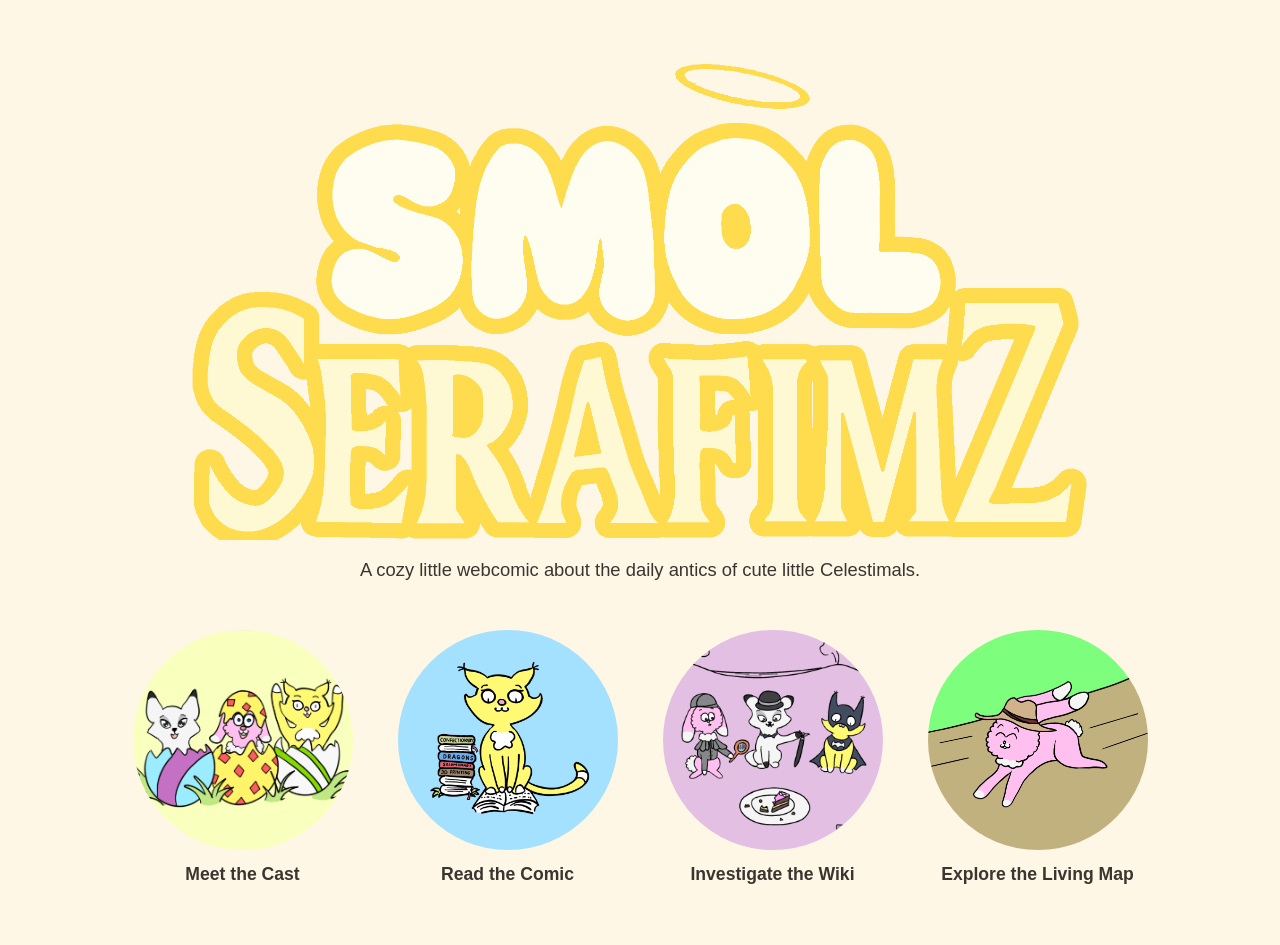
<file: index.html>
<!DOCTYPE html>
<html lang="en">
<head>
    <meta charset="UTF-8">
    <meta name="viewport" content="width=device-width, initial-scale=1.0">
    <meta name="google-site-verification" content="-PoJqxdQ2tP7POyIIVJxYUB0MdLXgz59FNcB9UWa3ks" />

    <title>Smol Serafimz | Official Website</title>

    <meta name="description" content="Welcome to Smol Serafimz! A cozy little webcomic about the daily antics of cute little Celestimals. Meet the cast, read the comic, and explore their world.">
    <meta property="og:title" content="Smol Serafimz | Official Website">
    <meta property="og:description" content="A cozy little webcomic about the daily antics of cute little Celestimals.">
    <meta property="og:type" content="website">
    
    <link rel="stylesheet" href="welcome.css">
    <link rel="icon" type="image/png" href="favicon.png">
</head>

<body>

    <main class="welcome-page">

        <img
            src="assets/logo.webp"
            class="welcome-logo"
            alt="Smol Serafimz"
        >

        <section class="welcome-intro">
            <p>
                A cozy little webcomic about the daily antics of cute little Celestimals.
            </p>
        </section>

        <nav class="welcome-buttons" aria-label="Smol Serafimz navigation">

            <a href="cast.html" class="welcome-button">
                <img src="assets/button_cast.webp" alt="Meet the Cast">
                <span>Meet the Cast</span>
            </a>

            <a href="comic.html" class="welcome-button">
                <img src="assets/button_comic.webp" alt="Read the Comic">
                <span>Read the Comic</span>
            </a>

            <a href="wiki.html" class="welcome-button">
                <img src="assets/button_wiki.webp" alt="Wiki">
                <span>Investigate the Wiki</span>
            </a>

            <a href="comic.html?map" class="welcome-button">
                <img src="assets/button_map.webp" alt="Living World Map">
                <span>Explore the Living Map</span>
            </a>

        </nav>

    </main>

</body>
</html>
</file>
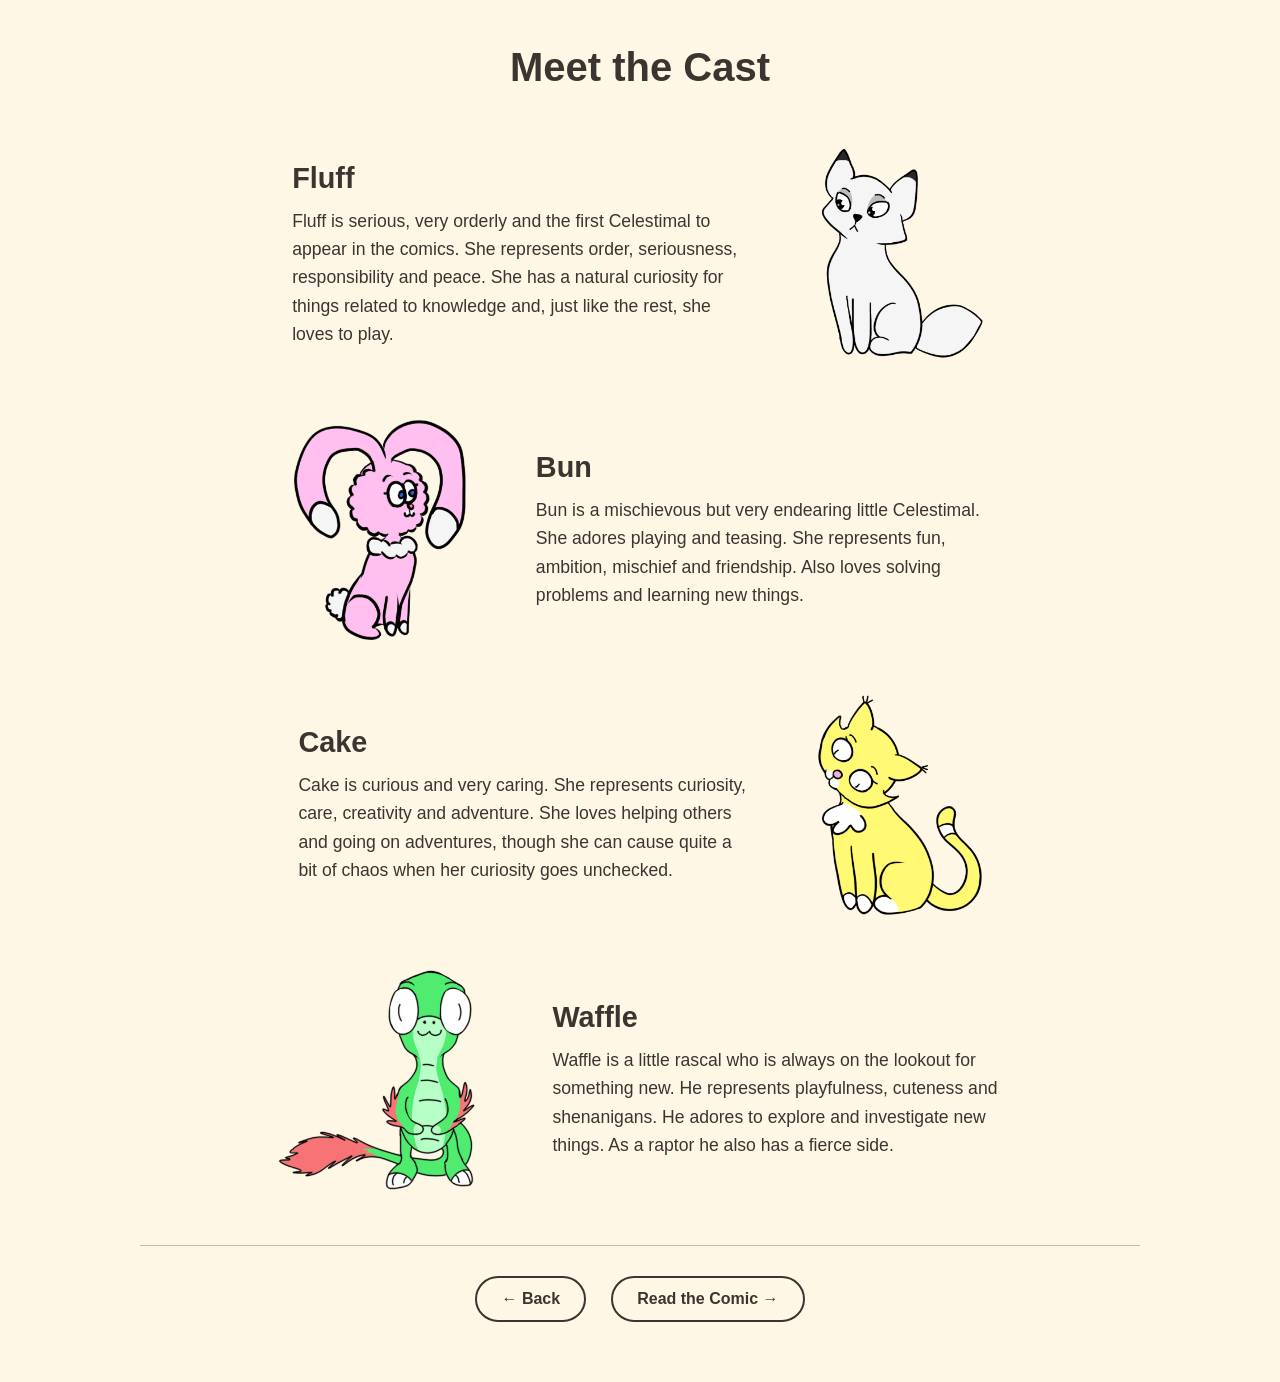
<file: cast.html>
<!DOCTYPE html>
<html lang="en">
<head>
    <meta charset="UTF-8">
    <meta name="viewport" content="width=device-width, initial-scale=1.0">

    <title>Meet the Cast — Smol Serafimz</title>

    <link rel="stylesheet" href="cast.css">
    <link rel="icon" type="image/png" href="favicon.png">
</head>

<body>

    <main class="cast-page">

        <h1>Meet the Cast</h1>

        <section class="character-row">

            <div class="character-text">
                <h2>Fluff</h2>
                <p>
                    Fluff is serious, very orderly and the first Celestimal to appear in the comics. She represents order, seriousness, responsibility and peace. She has a natural curiosity for things related to knowledge and, just like the rest, she loves to play.
                </p>
            </div>

            <img src="assets/meet_fluff.webp" alt="Fluff">
        </section>

        <section class="character-row reverse">
            <img src="assets/meet_bun.webp" alt="Bun">
            <div class="character-text">
                <h2>Bun</h2>
                <p>
                    Bun is a mischievous but very endearing little Celestimal. She adores playing and teasing. She represents fun, ambition, mischief and friendship. Also loves solving problems and learning new things.

                </p>
            </div>

        </section>

        <section class="character-row">

            <div class="character-text">
                <h2>Cake</h2>
                <p>
                    Cake is curious and very caring. She represents curiosity, care, creativity and adventure. She loves helping others and going on adventures, though she can cause quite a bit of chaos when her curiosity goes unchecked.
                </p>
            </div>
            <img src="assets/meet_cake.webp" alt="Cake">
        </section>

        <section class="character-row reverse">
            <img src="assets/meet_waffle.webp" alt="Waffle">
            <div class="character-text">
                <h2>Waffle</h2>
                <p>
                    Waffle is a little rascal who is always on the lookout for something new. He represents playfulness, cuteness and shenanigans. He adores to explore and investigate new things. As a raptor he also has a fierce side.
                </p>
            </div>

        </section>

        <nav class="cast-navigation">
            <a href="index.html" class="cast-button">← Back</a>
            <a href="comic.html" class="cast-button">Read the Comic →</a>
        </nav>

    </main>

</body>
</html>
</file>
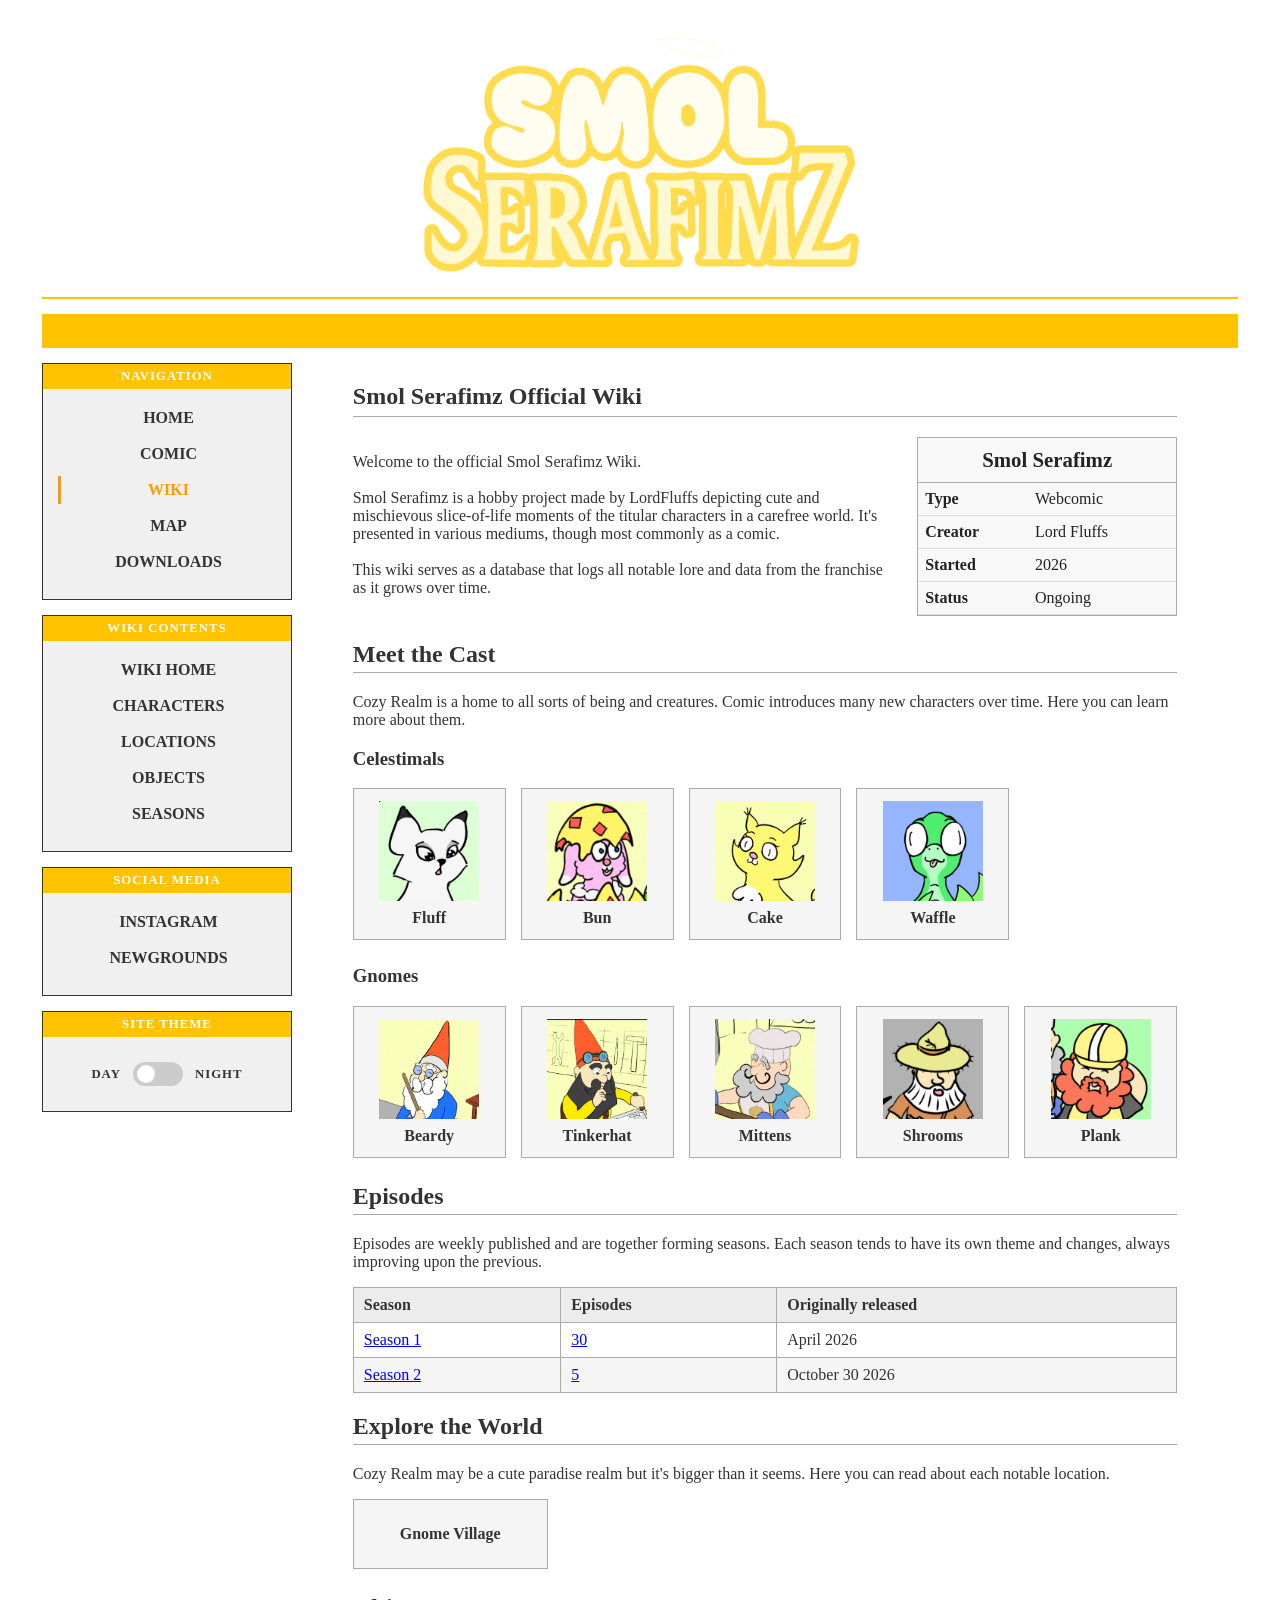
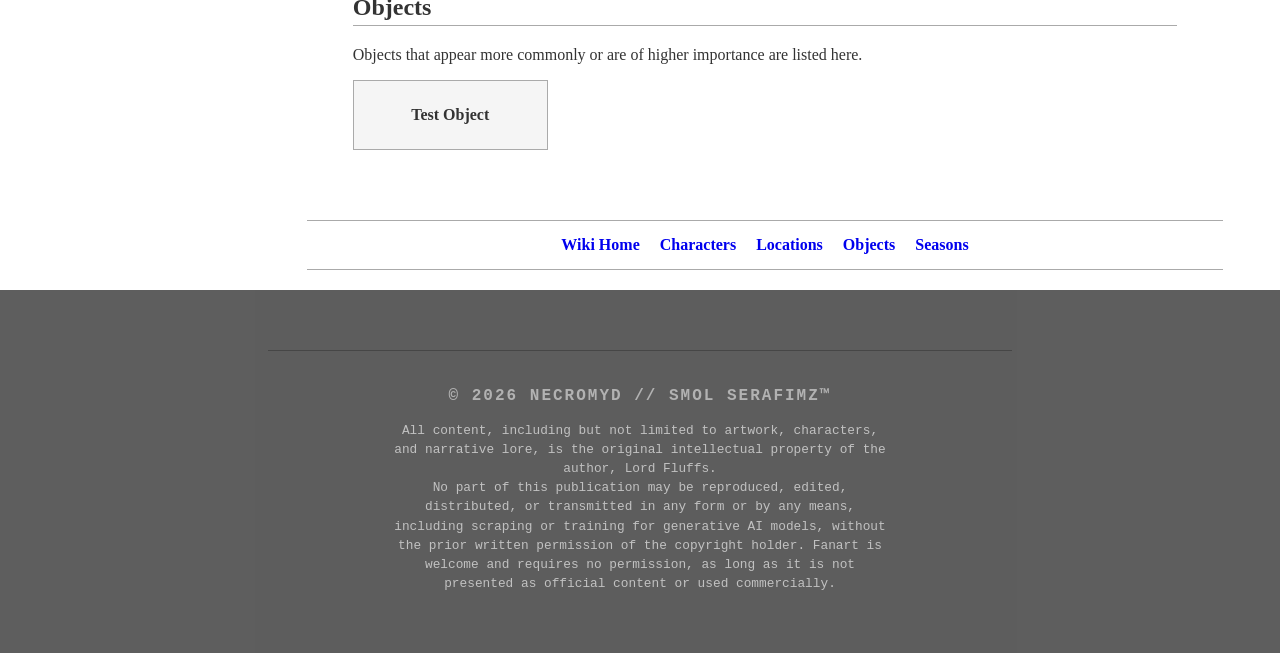
<file: wiki.html>
<!DOCTYPE html>
<html lang="en">
<head>
    <meta name="color-scheme" content="light dark">
    <meta charset="UTF-8">
    <meta name="viewport" content="width=device-width, initial-scale=1.0">
    <meta name="author" content="Lord Fluffs">
    <meta name="description" content="Official home of the Smol Serafimz™ franchise. Created by Lord Fluffs.">
    <meta name="keywords" content="Necromyd, Smol Serafimz, SmolSerafimz, Lord Fluffs, Draco, Digital Art, Indie Animation, Gnomes, Serafimz, Cozy Realm">
    <meta property="og:title" content="Smol Serafimz™ | Official Website">
    <meta property="og:description" content="Official home of Smol Serafimz™. Read the comic strips, explore the Cozy Realm, and stay updated on the latest news from Necromyd Studio. Created by Lord Fluffs.">
    <meta property="og:type" content="website">
    <meta property="og:image" content="https://smolserafimz.github.io/assets/og-banner.webp">
    <title>SmolSerafimz</title>
    <link rel="stylesheet" href="style.css">
	<link rel="stylesheet" href="wiki.css">
    <link rel="icon" type="image/png" href="favicon.png">
</head>
<body>
    <div id="star-container"></div>
    <div class="site-wrapper wiki-layout">
        
        <header class="header-banner">
            <img src="assets/logo.png" alt="SmolSerafimz Logo" class="logo">
        </header>

        <div class="ticker-zone">
            <div class="ticker-text" id="universal-ticker">
                HIJINKS COMING SOON...
            </div>
        </div>

        <aside class="column">
            <div class="box">
                <div class="box-header">NAVIGATION</div>
                <ul class="nav-links">
                    <li><a href="index.html">HOME</a></li>
					<li><a href="comic.html">COMIC</a></li>
                    <li><a href="wiki.html" class="active">WIKI</a></li>
					<li><a href="comic.html?map" id="map-link">MAP</a></li>
					<li><a href="comic.html?downloads" id="downloads-link">DOWNLOADS</a></li>
                </ul>
            </div>

			<div class="box">
			    <div class="box-header">WIKI CONTENTS</div>
			    <ul class="nav-links">
			        <li><a href="wiki.html">WIKI HOME</a></li>
			        <li><a href="wiki.html?type=character">CHARACTERS</a></li>
			        <li><a href="wiki.html?type=location">LOCATIONS</a></li>
			        <li><a href="wiki.html?type=object">OBJECTS</a></li>
			        <li><a href="wiki.html?type=season">SEASONS</a></li>
			    </ul>
			</div>
          
            <div class="box">
                <div class="box-header">SOCIAL MEDIA</div>
                <ul class="nav-links">
                    <li><a href="https://www.instagram.com/lordfluffs" target="_blank" rel="noopener noreferrer">INSTAGRAM</a></li>
                    <li><a href="https://lordfluffs.newgrounds.com/" target="_blank" rel="noopener noreferrer">NEWGROUNDS</a></li>
                </ul>
            </div>
            <div class="box">
                <div class="box-header">SITE THEME</div>
                <div class="theme-controls">
                    <span>Day</span>
                    <label class="switch">
                        <input type="checkbox" id="theme-checkbox">
                        <span class="slider"></span>
                    </label>
                     <span>Night</span>
                </div>
            </div>
        </aside>

<main class="main-content">

    <article id="wiki-article">

        <h1 id="article-title">Smol Serafimz Wiki</h1>

        <div class="article-intro">

            <div id="article-intro-text">
                <p>Welcome to the Smol Serafimz Wiki.</p>
            </div>

            <aside id="article-infobox"></aside>

        </div>

        <div id="article-sections"></div>

    </article>

	<nav class="wiki-bottom-nav" aria-label="Wiki navigation">
   		<a href="wiki.html">Wiki Home</a>
  		<a href="wiki.html?type=character">Characters</a>
  		<a href="wiki.html?type=location">Locations</a>
  		<a href="wiki.html?type=object">Objects</a>
  		<a href="wiki.html?type=season">Seasons</a>
	</nav>
	
</main>


		
    </div>
    <footer style="text-align: center; padding: 40px 20px; opacity: 0.9; font-family: 'Courier New', Courier, monospace; color: #bbb; background: rgba(0,0,0,0.7);">
        <div style="border-top: 1px solid #333; width: 60%; margin: 20px auto; padding-top: 20px;">
        <p style="letter-spacing: 2px; color: #aaa;"><strong>© 2026 NECROMYD // SMOL SERAFIMZ™</strong></p>
        <p style="font-size: 0.8em; max-width: 500px; margin: 10px auto; line-height: 1.5;">
        All content, including but not limited to artwork, characters, and narrative lore, 
        is the original intellectual property of the author, Lord Fluffs. 
        <br>
        No part of this publication may be reproduced, edited, distributed, or transmitted in any form 
        or by any means, including scraping or training for generative AI models, 
        without the prior written permission of the copyright holder.
		Fanart is welcome and requires no permission, as long as
		it is not presented as official content or used commercially.
        </p>
        </div>
    </footer>
	<script src="script.js"></script>
	<script src="wiki.js"></script>
</body>
</html>
</file>
<file: welcome.css>
* {
    box-sizing: border-box;
}

html,
body {
    margin: 0;
    padding: 0;
    min-height: 100%;
}

body {
    background: #FFF7E6;
    color: #3A3530;
    font-family: Arial, Helvetica, sans-serif;
}

.welcome-page {
    min-height: 100vh;

    display: flex;
    flex-direction: column;
    align-items: center;

    padding: 40px 30px 60px;
}

/* Logo */

.welcome-logo {
    width: min(70vw, 900px);
    height: auto;
    display: block;

    margin-top: 20px;
}

/* Introduction */

.welcome-intro {
    width: min(700px, 90%);
    text-align: center;

    margin-top: 15px;
    margin-bottom: 45px;
}

.welcome-intro p {
    margin: 0;

    font-size: 1.15rem;
    line-height: 1.6;
}

/* Navigation buttons */

.welcome-buttons {
    width: min(1100px, 100%);

    display: flex;
    justify-content: center;
    align-items: flex-start;

    gap: 45px;
}

/* Individual button */

.welcome-button {
    width: 220px;

    display: flex;
    flex-direction: column;
    align-items: center;

    color: #3A3530;
    text-decoration: none;

    transition:
        transform 0.2s ease,
        filter 0.2s ease;
}

.welcome-button img {
    width: 220px;
    height: 220px;

    display: block;

    object-fit: cover;

    border-radius: 50%;
}

.welcome-button span {
    margin-top: 14px;

    font-size: 1.1rem;
    font-weight: bold;

    text-align: center;
}

/* Hover */

.welcome-button:hover {
    transform: translateY(-8px);
    filter: brightness(1.04);
}

.welcome-button:hover span {
    text-decoration: underline;
}

/* Mobile */

@media (max-width: 900px) {

    .welcome-page {
        padding: 25px 20px 45px;
    }

    .welcome-logo {
        width: min(85vw, 650px);
    }

    .welcome-intro {
        margin-top: 10px;
        margin-bottom: 35px;
    }

    .welcome-buttons {
        display: grid;
        grid-template-columns: repeat(2, 1fr);
        gap: 35px 25px;
        max-width: 600px;
    }

    .welcome-button {
        width: 100%;
    }

    .welcome-button img {
        width: min(35vw, 180px);
        height: min(35vw, 180px);
    }
}

@media (max-width: 500px) {

    .welcome-page {
        padding: 20px 15px 40px;
    }

    .welcome-logo {
        width: 95vw;
    }

    .welcome-intro {
        width: 95%;
        margin-bottom: 30px;
    }

    .welcome-intro p {
        font-size: 1rem;
        line-height: 1.5;
    }

    .welcome-buttons {
        gap: 30px 15px;
    }

    .welcome-button img {
        width: 140px;
        height: 140px;
    }

    .welcome-button span {
        margin-top: 10px;
        font-size: 0.95rem;
    }
}
</file>
<file: cast.css>
* {
    box-sizing: border-box;
}

html,
body {
    margin: 0;
    padding: 0;
    min-height: 100%;
}

body {
    background: #FFF7E6;
    color: #3A3530;
    font-family: Arial, Helvetica, sans-serif;
}

.cast-page {
    min-height: 100vh;
    width: min(1000px, 92%);

    margin: 0 auto;
    padding: 45px 0 60px;
}

h1 {
    text-align: center;
    margin: 0 0 55px;
    font-size: 2.5rem;
}

.character-row {
    display: flex;
    align-items: center;
    justify-content: center;

    gap: 70px;

    margin-bottom: 55px;
}

.character-row img {
    height: 220px;
    width: auto;

    display: block;
    flex-shrink: 0;
}

.character-text {
    flex: 1;
    max-width: 450px;
}

.character-text h2 {
    margin: 0 0 12px;
    font-size: 1.8rem;
}

.character-text p {
    margin: 0;

    font-size: 1.1rem;
    line-height: 1.6;
}

.cast-navigation {
    display: flex;
    justify-content: center;
    gap: 25px;

    margin-top: 20px;
    padding-top: 30px;

    border-top: 1px solid rgba(58, 53, 48, 0.3);
}

.cast-button {
    display: inline-block;

    padding: 12px 24px;

    border: 2px solid #3A3530;
    border-radius: 30px;

    color: #3A3530;
    text-decoration: none;

    font-weight: bold;

    transition:
        background-color 0.2s ease,
        transform 0.2s ease;
}

.cast-button:hover {
    background-color: #3A3530;
    color: #FFF7E6;

    transform: translateY(-3px);
}

/* Mobile */

@media (max-width: 700px) {

    .cast-page {
        width: 90%;
        padding-top: 30px;
    }

    h1 {
        font-size: 2rem;
        margin-bottom: 40px;
    }

    .character-row,
    .character-row.reverse {
        flex-direction: column;
        gap: 20px;

        text-align: center;

        margin-bottom: 50px;
    }

    .character-row img {
        height: 180px;
        width: auto;
    }
    .character-text {
        max-width: 500px;
    }

    .character-text h2 {
        font-size: 1.6rem;
    }

    .character-text p {
        font-size: 1rem;
    }

    .cast-navigation {
        flex-direction: column;
        align-items: center;
        gap: 15px;
    }

    .cast-button {
        width: 220px;
        text-align: center;
    }
}
</file>
<file: style.css>
* {
    box-sizing: border-box; /* This prevents padding from adding to width */
}

:root {
    --bg-color: #ffffff;
    --text-color: #333333;
    --box-bg: #F0F0F0;
    --accent: #ffc300;
    --header-text: #ffffff;
    --star-visibility: hidden;
}

html, body {
    max-width: 100vw;
    overflow-x: hidden; 
    margin: 0;
    padding: 0;
    position: relative;
}

body {
    background-color: var(--bg-color);
    color: var(--text-color);
    /* Adding a transition ensures a smooth shift, not a jarring flash */
    transition: background-color 0.4s ease; 
}

body.dark-mode {
    --bg-color: #000814;
    --text-color: #e0e0e0;
    --box-bg: #001d3d;
    --accent: #ffc300;
    --header-text: #000000;
    --star-visibility: visible;
}

#star-container {
    position: fixed;
    top: 0;
    left: 0;
    width: 100%;
    height: 100%;
    z-index: -1;
    pointer-events: none;
    /* Remove fixed background here so it doesn't block the body */
    background: transparent; 
    overflow: hidden;
    visibility: var(--star-visibility);
}

.site-wrapper {
    display: grid;
    grid-template-columns: 1fr 4.5fr 1fr; 
    gap: 15px;
    width: 95%;
    max-width: 1400px;
    overflow-x: hidden;
    margin: 0 auto;
    padding: 10px;
    box-sizing: border-box;
}

.site-wrapper.downloads-layout #main-column {
    grid-column: 2 / 4;
}

.site-wrapper.wiki-layout {
    grid-template-columns: 250px 1fr; /* Two columns: Sidebar and expanding Center */
}

.main-content {
    display: flex;
    flex-direction: column;
    gap: 15px;
}

/* Ensure the main content in the wiki spans correctly */
.wiki-layout .main-content {
    grid-column: 2; 
}

.header-banner {
    grid-column: 1 / 4; 
    display: flex;
    justify-content: center;
    padding: 20px 0;
    border-bottom: 2px solid var(--accent);
}

.logo {
    max-width: 450px;
    height: auto;
}

.ticker-zone {
    grid-column: 1 / 4;
    background: var(--accent);
    color: var(--header-text);
    overflow: hidden; /* This acts as the 'window' */
    white-space: nowrap;
    padding: 8px 0;
    display: flex; /* Ensures the child aligns correctly */
}

.ticker-text {
    display: inline-block;
    padding-left: 100%; /* Forces the text to start completely off-screen to the right */
    font-weight: bold;
    text-transform: uppercase;
    animation: marquee 20s linear infinite; /* Adjusted speed for readability */
}

@keyframes marquee {
    0% { transform: translateX(0); }
    100% { transform: translateX(-100%); }
}

.column {
    display: flex;
    flex-direction: column;
    gap: 15px;
}

.box {
    border: 1px solid var(--text-color);
    padding: 15px;
    background: var(--box-bg);
    text-align: center;
    overflow: hidden;
}

.box-header {
    background-color: var(--accent);
    color: var(--header-text);
    margin: -15px -15px 15px -15px; 
    padding: 5px 10px;
    font-weight: bold;
    font-size: 0.8rem;
    letter-spacing: 1px;
}

.latest-update-link {
    text-align: right;
    margin-top: 15px;
}

.latest-update-link a {
    text-decoration: none;
}

.latest-update-link a:hover {
    text-decoration: underline;
}

.featured-content {
    border: 2px solid var(--accent);
    box-shadow: 0 0 15px rgba(255, 195, 0, 0.1);
}

.episode-navigation {
    display: flex;
    flex-wrap: wrap;
    justify-content: space-between;
    align-items: center;
    gap: 10px 20px;

    width: 100%;
    max-width: 800px;

    margin: 20px auto 10px;
}

.episode-navigation-button {
    flex: 1;

    padding: 12px 18px;

    border: 1px solid #888;
    border-radius: 4px;

    background: rgba(255, 255, 255, 0.08);
    color: inherit;

    font-family: inherit;
    font-size: 0.95rem;
    font-weight: bold;

    cursor: pointer;

    transition:
        background 0.2s ease,
        opacity 0.2s ease,
        transform 0.2s ease;
}

.episode-navigation-button:hover:not(:disabled) {
    background: rgba(255, 255, 255, 0.16);
    transform: translateY(-2px);
}

.episode-navigation-button:disabled {
    opacity: 0.35;
    cursor: default;
    transform: none;
}

.episode-navigation-secondary {
    width: 100%;

    display: flex;
    justify-content: center;
    align-items: center;
    gap: 8px;

    margin-top: 2px;
}

.episode-navigation-small-button {
    padding: 6px 12px;

    border: 1px solid #888;
    border-radius: 4px;

    background: rgba(255, 255, 255, 0.05);
    color: inherit;

    font-family: inherit;
    font-size: 0.8rem;

    cursor: pointer;

    transition:
        background 0.2s ease,
        opacity 0.2s ease;
}

.episode-navigation-small-button:hover {
    background: rgba(255, 255, 255, 0.12);
}

#latest-update-content {
    max-height: 180px;
    overflow: hidden;
}

#latest-update-content ul,
.update-archive-item ul {
    display: inline-block;
    text-align: left;
    margin: 1em auto;
    padding-left: 1.5em;
}

#latest-update-toggle {
    margin-top: 10px;
    cursor: pointer;
}

/* --- MAP --- */

#world-map {
    width: 100%;
    height: 700px;
}

/* --- DOWNLOADS --- */

.downloads-box {
    text-align: left;
}

.downloads-navigation {
    display: flex;
    justify-content: center;
    gap: 30px;
    border-bottom: 1px solid var(--accent);
    padding-bottom: 15px;
    margin-bottom: 30px;
}

.downloads-navigation a {
    color: var(--text-color);
    font-weight: bold;
    text-decoration: none;
}

.downloads-navigation a:hover {
    color: var(--accent);
    text-decoration: underline;
}

.downloads-section {
    margin-bottom: 45px;
    scroll-margin-top: 20px;
}

.downloads-section h2 {
    border-bottom: 1px solid var(--accent);
    padding-bottom: 8px;
    margin-bottom: 25px;
}

.download-item {
    display: flex;
    align-items: flex-start;
    gap: 30px;
}

.download-image {
    flex: 0 0 280px;
}

.download-image img {
    display: block;
    width: 100%;
    height: auto;
    border: 1px solid var(--accent);
}

.download-info {
    flex: 1;
    text-align: left;
}

.download-info h3 {
    margin-top: 0;
    margin-bottom: 10px;
    font-size: 1.5rem;
}

.download-info p {
    line-height: 1.6;
    margin-bottom: 20px;
}

.download-button {
    display: inline-block;
    padding: 8px 14px;
    border: 1px solid var(--accent);
    color: var(--text-color);
    text-decoration: none;
    font-weight: bold;
    transition:
        background 0.2s ease,
        color 0.2s ease;
}

.download-button:hover {
    background: var(--accent);
    color: var(--header-text);
}

@media (max-width: 600px) {

    .downloads-navigation {
        flex-wrap: wrap;
        gap: 15px 20px;
    }

    .download-item {
        flex-direction: column;
        gap: 20px;
    }

    .download-image {
        flex: none;
        width: 100%;
        max-width: 350px;
        margin: 0 auto;
    }

    .download-info {
        width: 100%;
    }
}

/* --- SPIN-OFFS --- */

.site-wrapper.spin-offs-layout #main-column {
    grid-column: 2;
}

#spin-offs-box {
    text-align: left;
}

#spin-offs-content {
    width: 100%;
    max-width: 900px;
    margin: 0 auto;
    text-align: left;
}

#spin-offs-content h2 {
    text-align: center;
}

#spin-offs-content img {
    display: block;
    width: 100%;
    max-width: 800px;
    height: auto;
    margin: 20px auto;
    border: 1px solid var(--accent);
}

#spin-offs-content .spinoff-intro-box {
    margin: 20px 0;
    padding: 20px;
    text-align: center;
}

/* Spin-off archive links */

#spin-offs-archive {
    list-style: none;
    margin: 0;
    padding: 0 10px 0 0;
    max-height: 600px;
    overflow-y: auto;
}

#spin-offs-archive::-webkit-scrollbar {
    width: 8px;
}

#spin-offs-archive::-webkit-scrollbar-thumb {
    background: var(--accent);
    border-radius: 4px;
}

#spin-offs-archive::-webkit-scrollbar-track {
    background: rgba(0, 0, 0, 0.1);
}

#spin-offs-archive li {
    margin-bottom: 8px;
}

#spin-offs-archive a {
    display: block;
    padding: 8px;
    border-left: 3px solid transparent;
    color: var(--text-color);
    font-weight: bold;
    text-decoration: none;
    transition: all 0.2s ease;
}

#spin-offs-archive a:hover {
    background: rgba(255, 195, 0, 0.1);
    border-left: 3px solid var(--accent);
    padding-left: 13px;
}

#spin-offs-archive a.active {
    color: #ff9900;
    border-left: 3px solid #ff9900;
}

#spin-offs-archive a:focus-visible {
    outline: 2px solid var(--accent);
    outline-offset: 3px;
}

/* Mobile */

@media (max-width: 800px) {
    .site-wrapper.spin-offs-layout #main-column {
        grid-column: auto;
    }

    #spin-offs-content img {
        max-width: 100%;
    }
}



@media (max-width: 600px) {

    .episode-navigation {
        gap: 10px;
    }

    .episode-navigation-button {
        padding: 10px 8px;
        font-size: 0.85rem;
    }

    .episode-navigation-small-button {
        padding: 5px 9px;
        font-size: 0.75rem;
    }
}

.site-wrapper.about-layout #main-column {
    grid-column: 2 / 4;
}

.about-box {
    text-align: left;
    min-height: 250px;
}

.about-box h2 {
    text-align: center;
}

.about-content {
    max-width: 800px;
    margin: 0 auto;
    line-height: 1.7;
}

.centered-header {
    text-align: center;
    border-bottom: 1px solid var(--accent);
    padding-bottom: 10px;
}

.nav-links {
    list-style: none;
    padding: 0;
    margin: 0;
}

.nav-links li {
    margin-bottom: 8px;
}

.nav-links a {
    text-decoration: none;
    color: var(--text-color);
    font-weight: bold;
    display: block;
    padding: 5px;
    border-left: 3px solid transparent;
    transition: all 0.2s ease;
}

.nav-links a.active {
    font-weight: bold;
    color: #ff9900;
    border-left: 3px solid #ff9900;
    padding-left: 5px;
}

.nav-links a:hover {
    background: rgba(255, 195, 0, 0.1);
    border-left: 3px solid var(--accent);
    padding-left: 10px;
    transition: all 0.2s ease;
}

#archive-list {
    max-height: 1150px;
    overflow-y: auto;
    padding-right: 10px;
}

#archive-list::-webkit-scrollbar {
    width: 8px;
}

#archive-list::-webkit-scrollbar-thumb {
    background: var(--accent);
    border-radius: 4px;
}

#archive-list::-webkit-scrollbar-track {
    background: rgba(0,0,0,0.1);
}

.panel-nav {
    display: flex;
    justify-content: center;
    gap: 15px;
    margin: 15px 0;
}

.quote-box {
    border-left: 4px solid var(--accent);
}

.quote-box p {
    margin: 10px 0;
    font-style: italic;
} 

.quote-box small {
    display: block;
    text-align: right;
    font-style: italic;
    opacity: 0.8;
}


.theme-controls {
    display: flex;
    align-items: center;
    justify-content: center;
    gap: 12px;
    padding: 10px 0;
}

.theme-controls span {
    font-size: 0.8rem;
    font-weight: bold;
    text-transform: uppercase;
    letter-spacing: 1px;
}

.dot {
    display: inline-block;
    width: 14px;
    height: 14px;
    background-color: var(--text-color);
    border-radius: 50%;
    opacity: 0.3;
    cursor: pointer;
    transition: all 0.2s ease;
}

.dot.active, .dot:hover {
    background-color: var(--accent);
    opacity: 1;
    transform: scale(1.2);
    box-shadow: 0 0 8px var(--accent);
}

.switch {
    position: relative;
    display: inline-block;
    width: 50px;
    height: 24px;
}

.switch input {
    opacity: 0;
    width: 0;
    height: 0;
}

.slider {
    position: absolute;
    cursor: pointer;
    top: 0;
    left: 0;
    right: 0;
    bottom: 0;
    background-color: #ccc;
    transition: .4s;
    border-radius: 34px;
}


.slider:before {
    position: absolute;
    content: "";
    height: 18px;
    width: 18px;
    left: 4px;
    bottom: 3px;
    background-color: white;
    transition: .4s;
    border-radius: 50%;
}

.episode-lore-box {
    text-align: left;
    padding: 15px;
    line-height: 1.6;
    background: rgba(0, 0, 0, 0.05);
    border-radius: 8px;
    margin-top: 10px;
}

body.dark-mode .episode-lore-box {
    background: rgba(255, 255, 255, 0.05);
}

.episode-info-zone {
    margin-top: 20px;
    padding-top: 15px;
    border-top: 1px dashed var(--accent);
    text-align: left;
}

.info-header {
    font-size: 0.9rem;
    color: var(--accent);
    text-transform: uppercase;
    letter-spacing: 1px;
    margin-bottom: 10px;
}


input:checked + .slider {
    background-color: var(--accent);
    box-shadow: 0 0 10px var(--accent);
}


input:checked + .slider:before {
    transform: translateX(24px);
}

.wiki-landing {
    display: flex;
    flex-direction: column;
    align-items: center;
}

.wiki-main-title {
    font-size: 3rem;
    color: var(--accent);
    letter-spacing: 5px;
    text-transform: uppercase;
    margin-bottom: 30px;
    text-align: center;
}

.wiki-body-text {
    width: 100%;
    text-align: left;
    line-height: 1.8;
    font-size: 1.2rem;
    margin-bottom: 40px;
    padding: 0 30px;
}

.wiki-quick-links {
    display: flex;
    gap: 30px;
    border-top: 1px solid var(--accent);
    padding-top: 20px;
    width: 100%;
    justify-content: center;
}

.wiki-quick-links a {
    text-decoration: none;
    color: var(--text-color);
    font-weight: bold;
    letter-spacing: 2px;
    transition: color 0.3s ease;
}

.wiki-quick-links a:hover {
    color: var(--accent);
}

/* Custom Wiki Logic */
.wiki-title-centered {
    font-size: 2.5rem;
    color: var(--accent);
    text-align: center;
    border-bottom: 2px solid var(--accent);
    margin-bottom: 30px;
    padding-bottom: 15px;
    width: 100%;
    max-width: calc(100% - 60px); 
    margin: 0 auto 30px auto;
}

.wiki-profile-img {
    float: right;
    width: 200px;
    max-width: 45%; 
    height: auto;
    margin-left: 20px;
    margin-bottom: 15px;
    border: 1px solid var(--accent);
    background: var(--box-bg);
}

.wiki-contents-box {
    text-align: left;
    background: rgba(0, 0, 0, 0.05);
    border: 1px solid var(--accent);
    padding: 20px;
    margin-left: 30px;
    margin-bottom: 30px;
    font-size: 1.1rem;
    display: table; /* Shrinks to fit text width */
}

body.dark-mode .wiki-contents-box {
    background: rgba(255, 255, 255, 0.05);
}

@media (max-width: 800px) {
    .site-wrapper {
        display: flex;
        flex-direction: column;
        width: 100%;
        padding: 5px;
    }

    .wiki-quick-links {
        flex-direction: column;
        align-items: center;
        gap: 15px;
    }
    
    .wiki-body-text {
        padding: 0 15px;
        font-size: 1.1rem;
        line-height: 1.6;
    }
    
    .wiki-main-title {
        font-size: 2rem;
    }

    .wiki-profile-img {
        float: none;
        display: block;
        width: 100%;
        max-width: 100%;
        margin: 0 0 20px 0;
    }

    .header-banner, .ticker-zone {
    width: 100%; /* Ensures they span the full width of the phone screen */
    }

/* Ensure the star container doesn't have a 'ghost' background */
#star-container {
    background-color: transparent !important;
}
}


/* --- UPDATES --- */

.site-wrapper.updates-layout #main-column {
    grid-column: 2 / 4;
}

#updates-box {
    text-align: left;
}

#updates-archive-content {
    width: 100%;
    max-width: 900px;
    margin: 0 auto;
}

.update-archive-item {
    margin-bottom: 20px;
    text-align: left;
    line-height: 1.6;
}

.update-archive-item h2 {
    text-align: center;
    border-bottom: 1px solid var(--accent);
    padding-bottom: 10px;
}

.update-archive-item small {
    display: block;
    text-align: right;
    opacity: 0.7;
    margin-top: 15px;
}

.spin-off-navigation {
    display: flex;
    justify-content: space-between;
    gap: 15px;
    margin: 20px 0;
}

.spin-off-navigation button {
    padding: 10px 16px;
    border: 1px solid var(--accent);
    border-radius: 4px;
    background: transparent;
    color: var(--text-color);
    font-family: inherit;
    font-weight: bold;
    cursor: pointer;
}

.spin-off-navigation button:hover:not(:disabled) {
    background: var(--accent);
    color: var(--header-text);
}

.spin-off-navigation button:disabled {
    opacity: 0.35;
    cursor: not-allowed;
}
</file>
<file: wiki.css>
#article-title {
    border-bottom: 1px solid #aaa;
    padding-bottom: 6px;
    margin-bottom: 20px;
}

#wiki-article {
    width: 90%;
    margin: 0 auto;
}

.article-intro {
    display: flex;
    gap: 30px;
    align-items: flex-start;
}

#article-intro-text {
    flex: 1;
}

#article-infobox {
    width: 260px;
    flex-shrink: 0;
}

.wiki-infobox {
    border: 1px solid #aaa;
    background: #f8f8f8;
    color: #222;
}

.wiki-infobox-title {
    font-size: 1.3em;
    font-weight: bold;
    text-align: center;
    padding: 10px;
    border-bottom: 1px solid #aaa;
    color: #222;
}

.wiki-infobox-row {
    display: grid;
    grid-template-columns: 45% 55%;
    border-bottom: 1px solid #ddd;
    padding: 7px;
    color: #222;
}

.wiki-infobox-row strong {
    font-weight: bold;
    color: #222;
}

.wiki-infobox-row ul {
    margin: 0;
    padding-left: 20px;
}

#article-sections {
    margin-top: 25px;
}

#article-sections h2 {
    border-bottom: 1px solid #aaa;
    padding-bottom: 4px;
}

.wiki-season-table {
    width: 100%;
    border-collapse: collapse;
    margin-top: 10px;
}

.wiki-season-table th,
.wiki-season-table td {
    border: 1px solid #aaa;
    padding: 8px 10px;
    text-align: left;
}

.wiki-season-table th {
    font-weight: bold;
    background: rgba(128, 128, 128, 0.15);
}

.wiki-season-table tr:nth-child(even) {
    background: rgba(128, 128, 128, 0.08);
}

.wiki-character-grid {
    display: grid;
    grid-template-columns: repeat(auto-fill, minmax(150px, 1fr));
    gap: 15px;
    margin: 15px 0 25px;
}

.wiki-character-card {
    display: flex;
    flex-direction: column;
    align-items: center;
    justify-content: center;

    min-height: 120px;

    padding: 12px;

    border: 1px solid #aaa;
    background: rgba(128, 128, 128, 0.08);

    text-decoration: none;
    color: inherit;

    transition: transform 0.15s ease;
}

.wiki-character-card:hover {
    transform: translateY(-3px);
}

.wiki-character-card img {
    width: 100px;
    height: 100px;
    object-fit: contain;
    margin-bottom: 8px;
}

.wiki-character-card span {
    font-weight: bold;
}


.wiki-infobox-image {
    text-align: center;
    padding: 10px;
    border-bottom: 1px solid #aaa;
}

.wiki-infobox-image img {
    max-width: 100%;
    max-height: 250px;
    object-fit: contain;
}

.wiki-episode-list {
    width: 100%;
    border-collapse: collapse;
    margin-top: 10px;
}

.wiki-episode-list th,
.wiki-episode-list td {
    border: 1px solid #aaa;
    padding: 8px 10px;
    text-align: left;
}

.wiki-episode-list th {
    font-weight: bold;
    background: rgba(128, 128, 128, 0.15);
}

.wiki-episode-list tr:nth-child(even) {
    background: rgba(128, 128, 128, 0.08);
}


.wiki-episode-navigation {
    margin-top: 30px;
}


.wiki-episode-nav {
    display: flex;
    justify-content: space-between;
    gap: 20px;
}


.wiki-episode-nav a {
    text-decoration: none;
}

.wiki-text {
    white-space: pre-line;
}

.wiki-location-list {
    display: grid;
    grid-template-columns: repeat(auto-fill, minmax(180px, 1fr));
    gap: 15px;
    margin: 15px 0 25px;
}

.wiki-location-card {
    display: flex;
    align-items: center;
    justify-content: center;

    min-height: 70px;

    padding: 12px;

    border: 1px solid #aaa;
    background: rgba(128, 128, 128, 0.08);

    text-decoration: none;
    color: inherit;

    font-weight: bold;

    transition: transform 0.15s ease;
}

.wiki-location-card:hover {
    transform: translateY(-3px);
}

.wiki-object-list {
    display: grid;
    grid-template-columns: repeat(auto-fill, minmax(180px, 1fr));
    gap: 15px;
    margin: 15px 0 25px;
}

.wiki-object-card {
    display: flex;
    align-items: center;
    justify-content: center;

    min-height: 70px;

    padding: 12px;

    border: 1px solid #aaa;
    background: rgba(128, 128, 128, 0.08);

    text-decoration: none;
    color: inherit;

    font-weight: bold;

    transition: transform 0.15s ease;
}

.wiki-object-card:hover {
    transform: translateY(-3px);
}

.wiki-bottom-nav {
    display: flex;
    justify-content: center;
    flex-wrap: wrap;
    gap: 20px;
    
    width: 100%;
    max-width: 1000px;
    margin: 30px auto 10px;
    padding: 15px 0;
    
    border-top: 1px solid #aaa;
    border-bottom: 1px solid #aaa;
}

.wiki-bottom-nav a {
    text-decoration: none;
    font-weight: bold;
}

.wiki-bottom-nav a:hover {
    text-decoration: underline;
}

.wiki-bottom-nav {
    display: flex;
    justify-content: center;
    flex-wrap: wrap;
    gap: 20px;

    width: 100%;
    margin: 30px auto 10px;
    padding: 15px 0;

    border-top: 1px solid #aaa;
    border-bottom: 1px solid #aaa;
}

.wiki-bottom-nav a {
    text-decoration: none;
    font-weight: bold;
}

.wiki-bottom-nav a:hover {
    text-decoration: underline;
}
</file>
